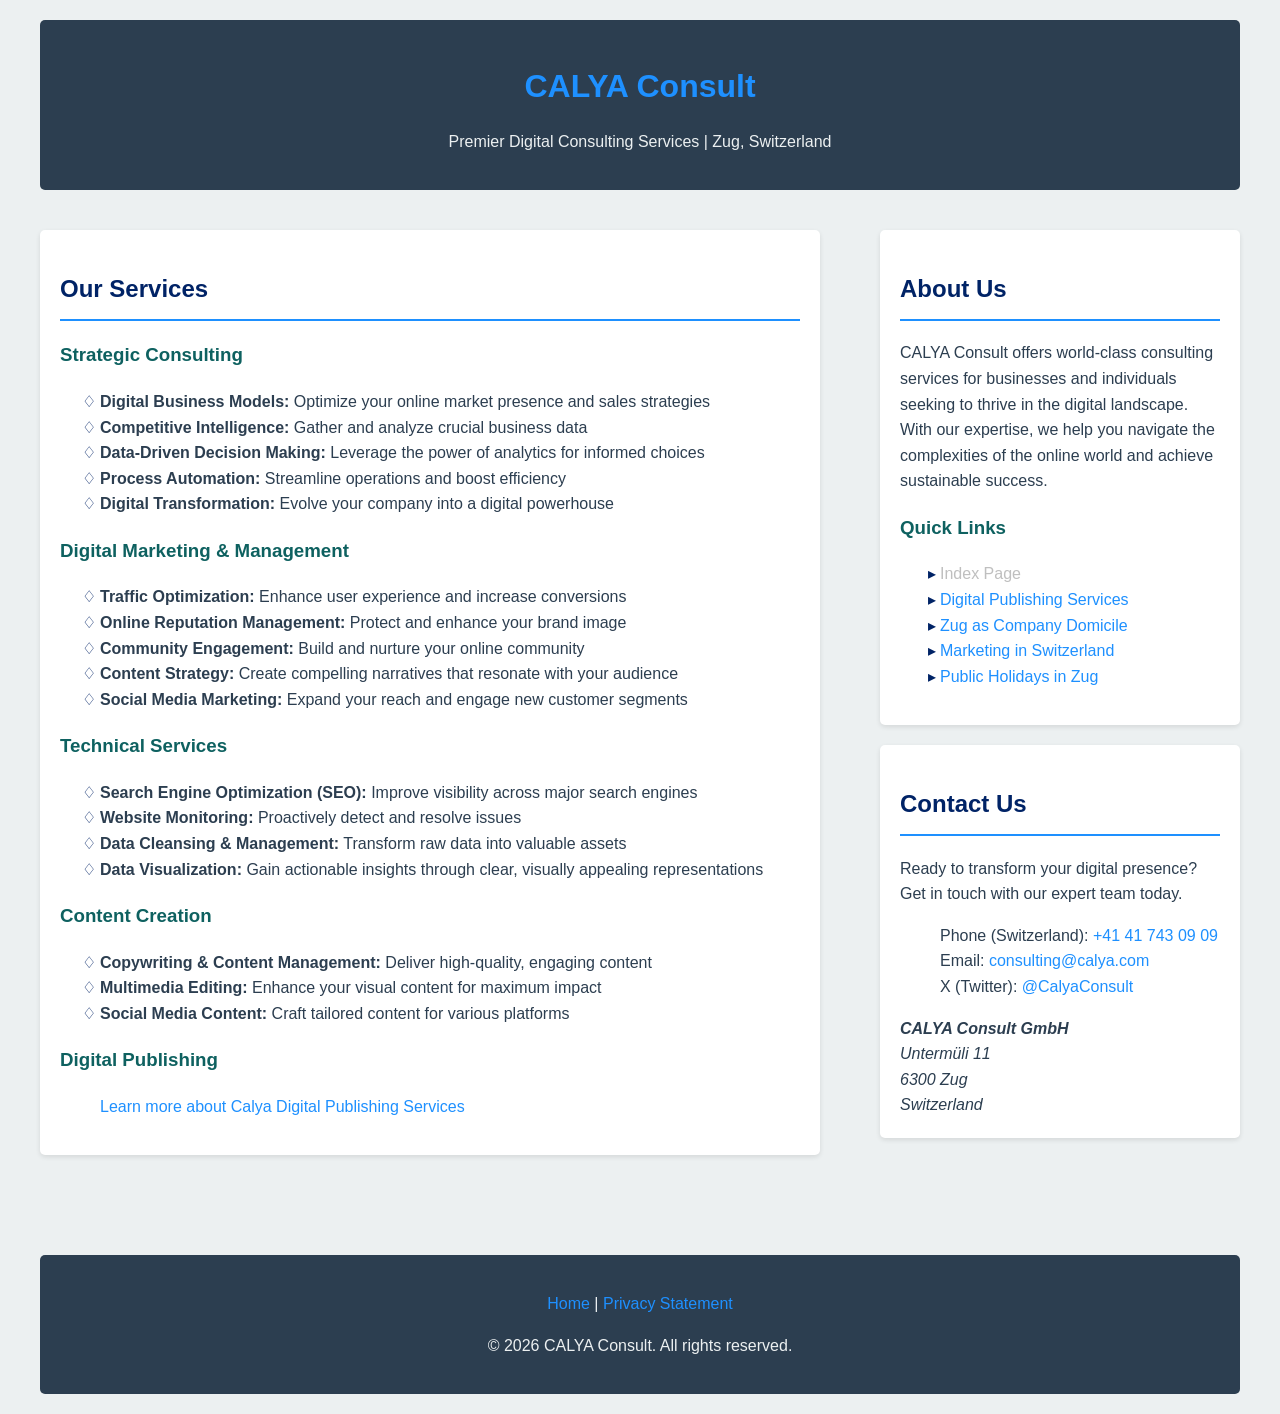
<file: index.html>
<!DOCTYPE html>
<html lang="en">
<head>
  <!-- Google tag (gtag.js) -->
  <script async src="https://www.googletagmanager.com/gtag/js?id=G-EMNEDF6YQV"></script>
  <script>
    window.dataLayer = window.dataLayer || [];
    function gtag(){dataLayer.push(arguments);}
    gtag('js', new Date());

    gtag('config', 'G-EMNEDF6YQV');
  </script>
  <meta charset="UTF-8">
  <meta name="viewport" content="width=device-width, initial-scale=1.0">
  <meta name="robots" content="noindex, nofollow, noarchive, nosnippet, noimageindex">
  <title>CALYA Consult - Digital Consulting Services in Zug, Switzerland</title>
  <meta name="description" content="CALYA Consult offers boutique consulting services including strategic consulting, digital publishing, SEO, data analytics, process automation, and digital marketing to help businesses thrive online.">
  <link rel="stylesheet" href="template-style.css">
  <style>
      #cookie-notice {
          position: fixed;
          bottom: 0;
          left: 0;
          right: 0;
          background-color: #f1f1f1;
          padding: 10px 20px;
          text-align: center;
          font-size: 14px;
          display: none;
      }
      #cookie-notice button {
          margin-left: 10px;
          padding: 5px 10px;
          background-color: #4CAF50;
          color: white;
          border: none;
          cursor: pointer;
      }
  </style>
</head>
<body>
    <header>
        <h1>CALYA Consult</h1>
        <p>Premier Digital Consulting Services | Zug, Switzerland</p>
    </header>

    <main>
        <div class="column left">
            <section id="services">
                <h2>Our Services</h2>

                <div class="service-category">
                    <h3>Strategic Consulting</h3>
                    <ul class="mlist">
                        <li><strong>Digital Business Models:</strong> Optimize your online market presence and sales strategies</li>
                        <li><strong>Competitive Intelligence:</strong> Gather and analyze crucial business data</li>
                        <li><strong>Data-Driven Decision Making:</strong> Leverage the power of analytics for informed choices</li>
                        <li><strong>Process Automation:</strong> Streamline operations and boost efficiency</li>
                        <li><strong>Digital Transformation:</strong> Evolve your company into a digital powerhouse</li>
                    </ul>
                </div>

                <div class="service-category">
                    <h3>Digital Marketing & Management</h3>
                    <ul class="mlist">
                        <li><strong>Traffic Optimization:</strong> Enhance user experience and increase conversions</li>
                        <li><strong>Online Reputation Management:</strong> Protect and enhance your brand image</li>
                        <li><strong>Community Engagement:</strong> Build and nurture your online community</li>
                        <li><strong>Content Strategy:</strong> Create compelling narratives that resonate with your audience</li>
                        <li><strong>Social Media Marketing:</strong> Expand your reach and engage new customer segments</li>
                    </ul>
                </div>

                <div class="service-category">
                    <h3>Technical Services</h3>
                    <ul class="mlist">
                        <li><strong>Search Engine Optimization (SEO):</strong> Improve visibility across major search engines</li>
                        <li><strong>Website Monitoring:</strong> Proactively detect and resolve issues</li>
                        <li><strong>Data Cleansing & Management:</strong> Transform raw data into valuable assets</li>
                        <li><strong>Data Visualization:</strong> Gain actionable insights through clear, visually appealing representations</li>
                    </ul>
                </div>

                <div class="service-category">
                    <h3>Content Creation</h3>
                    <ul class="mlist">
                        <li><strong>Copywriting & Content Management:</strong> Deliver high-quality, engaging content</li>
                        <li><strong>Multimedia Editing:</strong> Enhance your visual content for maximum impact</li>
                        <li><strong>Social Media Content:</strong> Craft tailored content for various platforms</li>
                    </ul>
                </div>
                <div class="service-category">
                    <h3>Digital Publishing</h3>
                    <ul class="xlist">
                        <li><a href="calya-dps.html">Learn more about Calya Digital Publishing Services</a></li>
                    </ul>
                </div>
            </section>
        </div>

        <div class="column right">
            <section id="about">
              <h2>About Us</h2>
              <p>CALYA Consult offers world-class consulting services for businesses and individuals seeking to thrive in the digital landscape. With our expertise, we help you navigate the complexities of the online world and achieve sustainable success.</p>
              <h3>Quick Links</h3>
              <ul class="nlist">
                <li><a href="index.html" class="disabled" aria-disabled="true">Index Page</a></li>
                <li><a href="calya-dps.html">Digital Publishing Services</a></li>
                <li><a href="company-domicile.html">Zug as Company Domicile</a></li>
                <li><a href="marketing.html">Marketing in Switzerland</a></li>
                <li><a href="holidays.html">Public Holidays in Zug</a></li>
              </ul>
            </section>
            <section id="contact">
                <h2>Contact Us</h2>
                <p>Ready to transform your digital presence? Get in touch with our expert team today.</p>
                <ul class="xlist">
                    <li>Phone (Switzerland): <a href="tel:+41417430909">+41 41 743 09 09</a></li>
                    <li>Email: <a href="mailto:consulting@calya.com">consulting@calya.com</a></li>
                    <li>X (Twitter): <a href="https://x.com/CalyaConsult">@CalyaConsult</a></li>
                </ul>
                <address>
                    <strong>CALYA Consult GmbH</strong><br>
                    Untermüli 11<br>
                    6300 Zug<br>
                    Switzerland
                </address>
            </section>
        </div>
    </main>

    <footer>
        <p><a href="index.html">Home</a> | <a href="privacy.html">Privacy Statement</a></p>
        <p>&copy; 2026 CALYA Consult. All rights reserved.</p>
    </footer>
    <!--div id="cookie-notice">
        Diese Website verwendet Cookies. Durch die Nutzung unserer Website erklären Sie sich damit einverstanden.
        Weitere Informationen finden Sie in unserer <a href="/datenschutz">Datenschutzerklärung</a>.
        <button id="accept-cookies">OK</button>
    </div-->
    <!-- Google Analytics code ->
    <script async src="https://www.googletagmanager.com/gtag/js?id=G-EMNEDF6YQV"></script>
    <script>
        window.dataLayer = window.dataLayer || [];
        function gtag(){dataLayer.push(arguments);}
        gtag('js', new Date());
        gtag('config', 'G-EMNEDF6YQV', { 'anonymize_ip': true });

        // Cookie notice handling
        function setCookie(name, value, days) {
            var expires = "";
            if (days) {
                var date = new Date();
                date.setTime(date.getTime() + (days*24*60*60*1000));
                expires = "; expires=" + date.toUTCString();
            }
            document.cookie = name + "=" + (value || "")  + expires + "; path=/";
        }

        function getCookie(name) {
            var nameEQ = name + "=";
            var ca = document.cookie.split(';');
            for(var i=0;i < ca.length;i++) {
                var c = ca[i];
                while (c.charAt(0)==' ') c = c.substring(1,c.length);
                if (c.indexOf(nameEQ) == 0) return c.substring(nameEQ.length,c.length);
            }
            return null;
        }

        function showCookieNotice() {
            document.getElementById('cookie-notice').style.display = 'block';
        }

        function hideCookieNotice() {
            document.getElementById('cookie-notice').style.display = 'none';
        }

        document.getElementById('accept-cookies').addEventListener('click', function() {
            setCookie('cookie_notice_accepted', 'true', 365);
            hideCookieNotice();
        });

        // Check if the user has already accepted the cookie notice
        if (getCookie('cookie_notice_accepted') !== 'true') {
            showCookieNotice();
        }
    </script -->
</body>
</html>
</file>
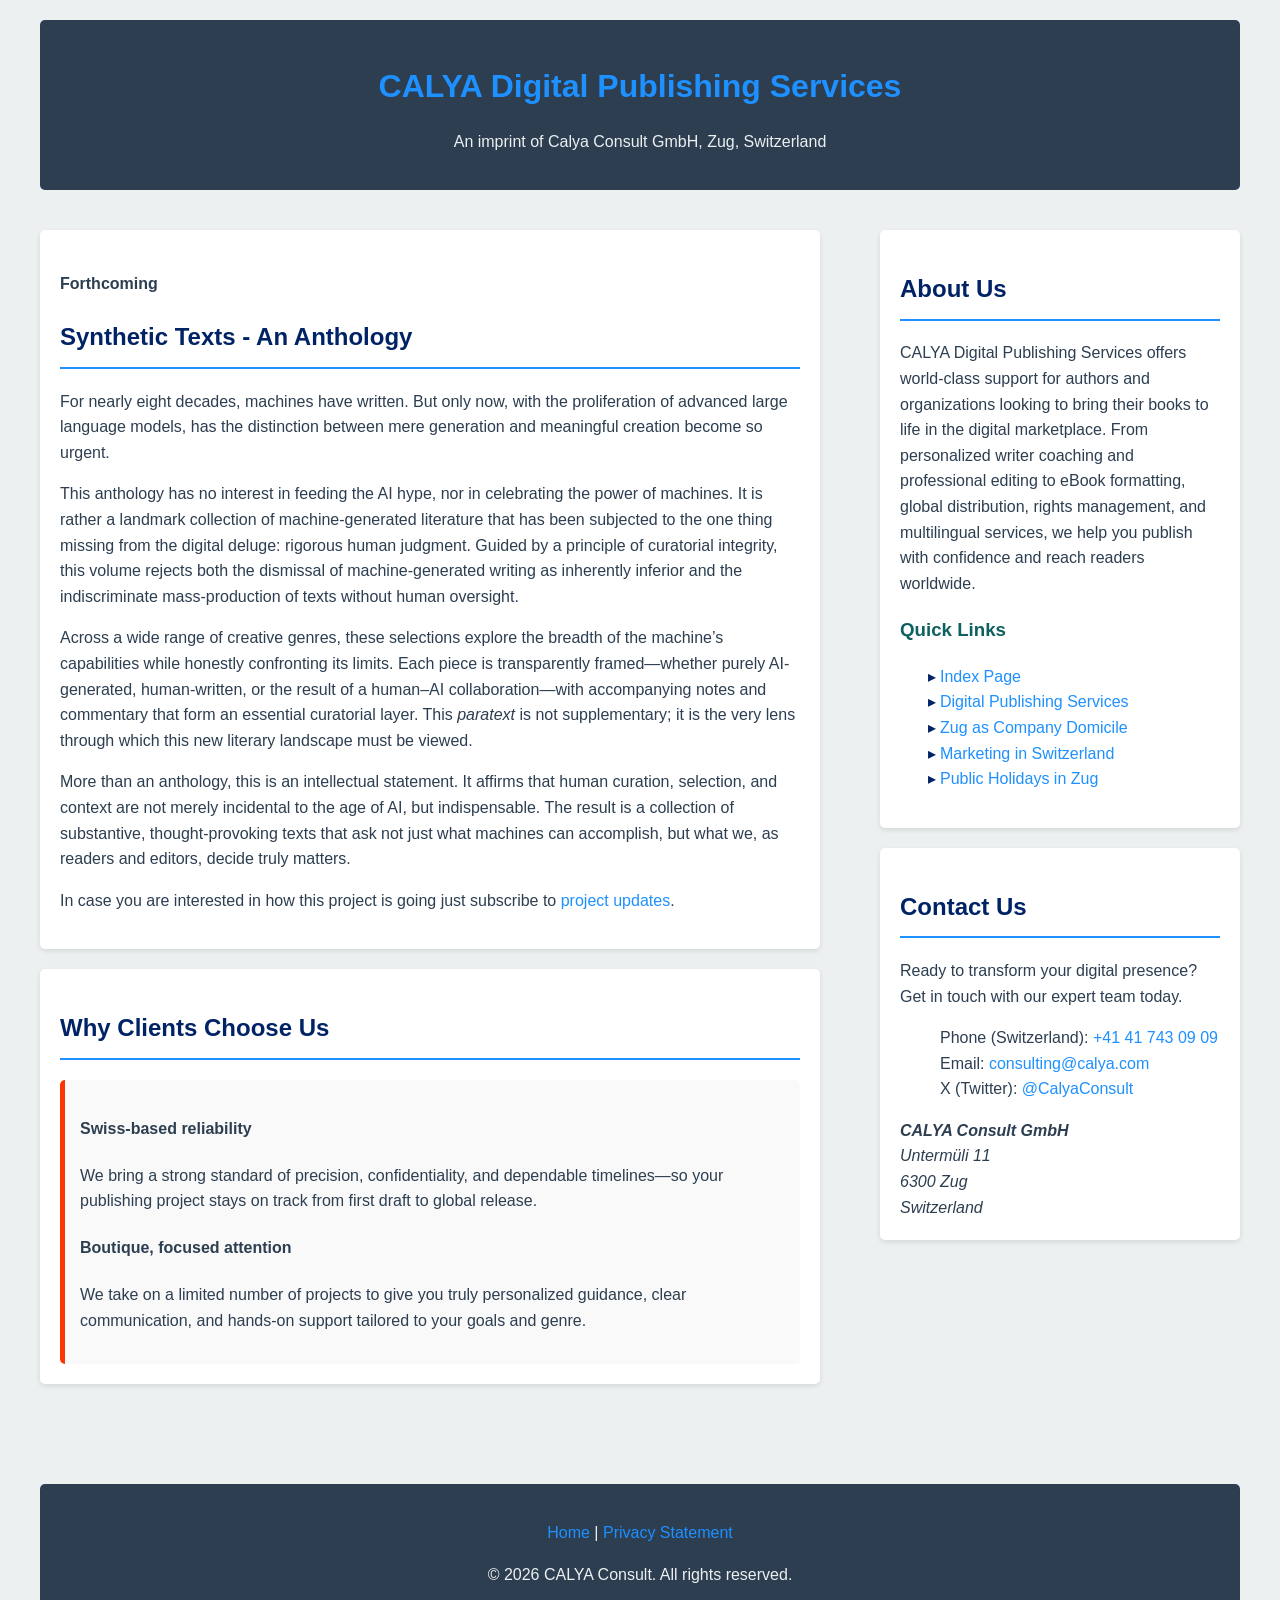
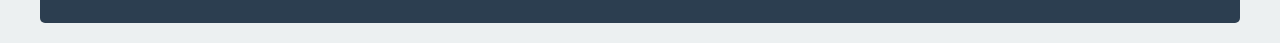
<file: calya-dps-forthcoming.html>
<!DOCTYPE html>
<html lang="en">
<head>
  <!-- Google tag (gtag.js) -->
  <script async src="https://www.googletagmanager.com/gtag/js?id=G-EMNEDF6YQV"></script>
  <script>
    window.dataLayer = window.dataLayer || [];
    function gtag(){dataLayer.push(arguments);}
    gtag('js', new Date());

    gtag('config', 'G-EMNEDF6YQV');
  </script>
    <meta charset="UTF-8">
    <meta name="viewport" content="width=device-width, initial-scale=1.0">
    <meta name="robots" content="noindex, nofollow, noarchive, nosnippet, noimageindex">
    <title>Forthcoming - CALYA Digital Publishing Services</title>
    <meta name="description" content="A new publication by CALYA Digital Publishing Services is in preparation. Learn more about the forthcoming anthology of ai-generated texts.">
    <link rel="stylesheet" href="./template-style.css">
</head>
    <style>
        #cookie-notice {
            position: fixed;
            bottom: 0;
            left: 0;
            right: 0;
            background-color: #f1f1f1;
            padding: 10px 20px;
            text-align: center;
            font-size: 14px;
            display: none;
        }
        #cookie-notice button {
            margin-left: 10px;
            padding: 5px 10px;
            background-color: #4CAF50;
            color: white;
            border: none;
            cursor: pointer;
        }
    </style>
</head>
<body>
    <header>
        <h1>CALYA Digital Publishing Services</h1>
        <p>An imprint of Calya Consult GmbH, Zug, Switzerland</p>
    </header>

    <main>
        <div class="column left">
            <section id="services">
              <h4 id="forthcoming">Forthcoming</h4>
              <h2 id="anthology-headline">Synthetic Texts - An Anthology</h2>
              <p>For nearly eight decades, machines have written. But only now, with the proliferation of advanced large language models, has the distinction between mere generation and meaningful creation become so urgent.</p>
              <p>This anthology has no interest in feeding the AI hype, nor in celebrating the power of machines. It is rather a landmark collection of machine-generated literature that has been subjected to the one thing missing from the digital deluge: rigorous human judgment. Guided by a principle of curatorial integrity, this volume rejects both the dismissal of machine-generated writing as inherently inferior and the indiscriminate mass-production of texts without human oversight.</p>
              <p>Across a wide range of creative genres, these selections explore the breadth of the machine’s capabilities while honestly confronting its limits. Each piece is transparently framed—whether purely AI-generated, human-written, or the result of a human–AI collaboration—with accompanying notes and commentary that form an essential curatorial layer. This <em>paratext</em> is not supplementary; it is the very lens through which this new literary landscape must be viewed.</p>
              <p>More than an anthology, this is an intellectual statement. It affirms that human curation, selection, and context are not merely incidental to the age of AI, but indispensable. The result is a collection of substantive, thought-provoking texts that ask not just what machines can accomplish, but what we, as readers and editors, decide truly matters.</p>
              <p style="margin-top:.75em;">In case you are interested in how this project is going just subscribe to <a href="https://forms.gle/SQ2iTJKBmAh4NCqi9">project updates</a>.</p>
            </section>

            <section id="secondary-content">
                <h2>Why Clients Choose Us</h2>
                <!--p>You can add additional sections here as needed. This could be used for related information, case studies, or any other relevant content.</p-->

                <div class="info-box">
                    <h4>Swiss-based reliability</h4>
                    <p>We bring a strong standard of precision, confidentiality, and dependable timelines—so your publishing project stays on track from first draft to global release.</p>
                    <h4>Boutique, focused attention</h4>
                    <p>We take on a limited number of projects to give you truly personalized guidance, clear communication, and hands-on support tailored to your goals and genre.</p>
                </div>
            </section>

        </div>

        <div class="column right">
            <section id="about">
              <h2>About Us</h2>
              <p>CALYA Digital Publishing Services offers world-class support for authors and organizations looking to bring their books to life in the digital marketplace. From personalized writer coaching and professional editing to eBook formatting, global distribution, rights management, and multilingual services, we help you publish with confidence and reach readers worldwide.</p>
              <h3>Quick Links</h3>
              <ul class="nlist">
                <li><a href="index.html">Index Page</a></li>
                <li><a href="calya-dps.html">Digital Publishing Services</a></li>
                <li><a href="company-domicile.html">Zug as Company Domicile</a></li>
                <li><a href="marketing.html">Marketing in Switzerland</a></li>
                <li><a href="holidays.html">Public Holidays in Zug</a></li>
              </ul>
            </section>
            <section id="contact">
                <h2>Contact Us</h2>
                <p>Ready to transform your digital presence? Get in touch with our expert team today.</p>
                <ul class="xlist">
                    <li>Phone (Switzerland): <a href="tel:+4141127430909">+41 41 743 09 09</a></li>
                    <li>Email: <a href="mailto:consulting@calya.com">consulting@calya.com</a></li>
                    <li>X (Twitter): <a href="https://x.com/CalyaConsult">@CalyaConsult</a></li>
                </ul>
                <address>
                    <strong>CALYA Consult GmbH</strong><br>
                    Untermüli 11<br>
                    6300 Zug<br>
                    Switzerland
                </address>
            </section>
        </div>
    </main>
    <footer>
        <p><a href="index.html">Home</a> | <a href="privacy.html">Privacy Statement</a></p>
        <p>&copy; 2026 CALYA Consult. All rights reserved.</p>
    </footer>
</body>
</html>
</file>
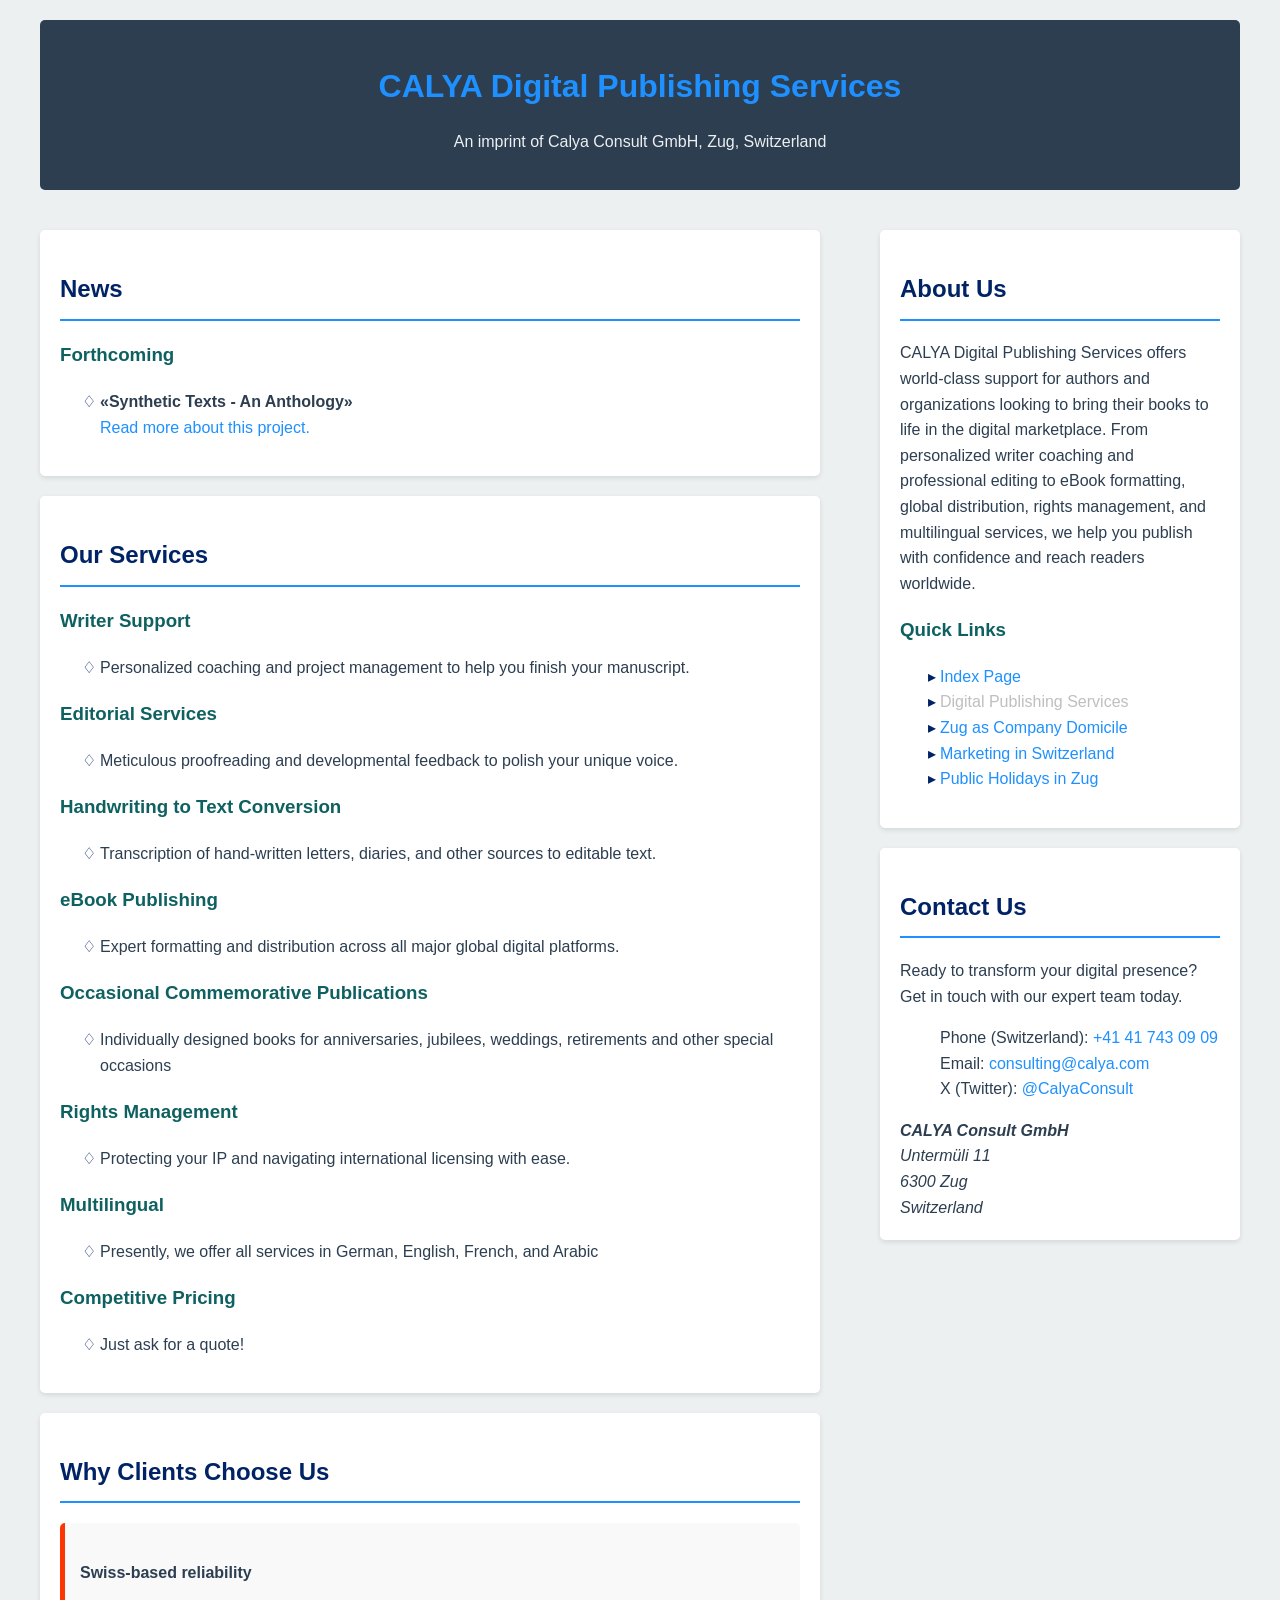
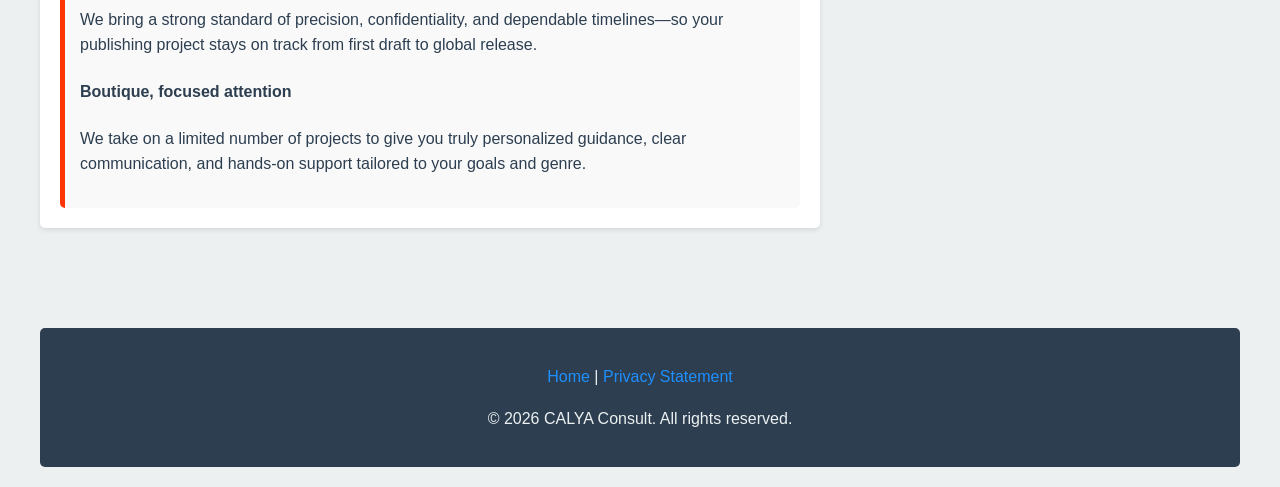
<file: calya-dps.html>
<!DOCTYPE html>
<html lang="en">
<head>
  <!-- Google tag (gtag.js) -->
  <script async src="https://www.googletagmanager.com/gtag/js?id=G-EMNEDF6YQV"></script>
  <script>
    window.dataLayer = window.dataLayer || [];
    function gtag(){dataLayer.push(arguments);}
    gtag('js', new Date());

    gtag('config', 'G-EMNEDF6YQV');
  </script>
    <meta charset="UTF-8">
    <meta name="viewport" content="width=device-width, initial-scale=1.0">
    <meta name="robots" content="noindex, nofollow, noarchive, nosnippet, noimageindex">
    <title>CALYA Digital Publishing Services</title>
    <meta name="description" content="CALYA Digital Publishing Services provides world-class author support including coaching, editing, eBook formatting, global distribution, rights management, and multilingual services to help you reach readers worldwide.">
    <link rel="stylesheet" href="template-style.css">
</head>
    <style>
        #cookie-notice {
            position: fixed;
            bottom: 0;
            left: 0;
            right: 0;
            background-color: #f1f1f1;
            padding: 10px 20px;
            text-align: center;
            font-size: 14px;
            display: none;
        }
        #cookie-notice button {
            margin-left: 10px;
            padding: 5px 10px;
            background-color: #4CAF50;
            color: white;
            border: none;
            cursor: pointer;
        }
    </style>
</head>
<body>
    <header>
        <h1>CALYA Digital Publishing Services</h1>
        <p>An imprint of Calya Consult GmbH, Zug, Switzerland</p>
    </header>

    <main>
        <div class="column left">
            <section id="news">
                <h2>News</h2>

                <div class="service-card">
                    <h3>Forthcoming</h3>
                    <ul class="mlist">
                      <li><strong>&laquo;Synthetic Texts - An Anthology&raquo;</strong><br><a href="calya-dps-forthcoming.html">Read more about this project.</a></li>
                    </ul>
                </div>
            </section>

            <section id="services">
                <h2>Our Services</h2>

                <div class="service-card">
                    <h3>Writer Support</h3>
                    <ul class="mlist">
                      <li>Personalized coaching and project management to help you finish your manuscript.</li>
                    </ul>
                </div>

                <div class="service-category">
                    <h3>Editorial Services</h3>
                    <ul class="mlist">
                      <li>Meticulous proofreading and developmental feedback to polish your unique voice.</li>
                    </ul>
                </div>

                <div class="service-category">
                    <h3>Handwriting to Text Conversion</h3>
                    <ul class="mlist">
                      <li>Transcription of hand-written letters, diaries, and other sources to editable text.</li>
                    </ul>
                </div>

                <div class="service-category">
                    <h3>eBook Publishing</h3>
                    <ul class="mlist">
                      <li>Expert formatting and distribution across all major global digital platforms.</li>
                    </ul>
                </div>

                <div class="service-category">
                    <h3>Occasional Commemorative Publications</h3>
                    <ul class="mlist">
                      <li>Individually designed books for anniversaries, jubilees, weddings, retirements and other special occasions</li>
                    </ul>
                </div>

                <div class="service-category">
                    <h3>Rights Management</h3>
                    <ul class="mlist">
                      <li>Protecting your IP and navigating international licensing with ease.</li>
                    </ul>
                </div>

                <div class="service-category">
                    <h3>Multilingual</h3>
                    <ul class="mlist">
                      <li>Presently, we offer all services in German, English, French, and Arabic</li>
                    </ul>
                </div>

                <div class="service-category">
                    <h3>Competitive Pricing</h3>
                    <ul class="mlist">
                      <li>Just ask for a quote!</li>
                    </ul>
                </div>
            </section>

            <section id="secondary-content">
                <h2>Why Clients Choose Us</h2>
                <!--p>You can add additional sections here as needed. This could be used for related information, case studies, or any other relevant content.</p-->

                <div class="info-box">
                    <h4>Swiss-based reliability</h4>
                    <p>We bring a strong standard of precision, confidentiality, and dependable timelines—so your publishing project stays on track from first draft to global release.</p>
                    <h4>Boutique, focused attention</h4>
                    <p>We take on a limited number of projects to give you truly personalized guidance, clear communication, and hands-on support tailored to your goals and genre.</p>
                </div>
            </section>

        </div>

        <div class="column right">
            <section id="about">
              <h2>About Us</h2>
              <p>CALYA Digital Publishing Services offers world-class support for authors and organizations looking to bring their books to life in the digital marketplace. From personalized writer coaching and professional editing to eBook formatting, global distribution, rights management, and multilingual services, we help you publish with confidence and reach readers worldwide.</p>
              <h3>Quick Links</h3>
              <ul class="nlist">
                <li><a href="index.html">Index Page</a></li>
                <li><a href="calya-dps.html" class="disabled" aria-disabled="true">Digital Publishing Services</a></li>
                <li><a href="company-domicile.html">Zug as Company Domicile</a></li>
                <li><a href="marketing.html">Marketing in Switzerland</a></li>
                <li><a href="holidays.html">Public Holidays in Zug</a></li>
              </ul>
            </section>
            <section id="contact">
                <h2>Contact Us</h2>
                <p>Ready to transform your digital presence? Get in touch with our expert team today.</p>
                <ul class="xlist">
                    <li>Phone (Switzerland): <a href="tel:+4141127430909">+41 41 743 09 09</a></li>
                    <li>Email: <a href="mailto:consulting@calya.com">consulting@calya.com</a></li>
                    <li>X (Twitter): <a href="https://x.com/CalyaConsult">@CalyaConsult</a></li>
                </ul>
                <address>
                    <strong>CALYA Consult GmbH</strong><br>
                    Untermüli 11<br>
                    6300 Zug<br>
                    Switzerland
                </address>
            </section>
        </div>
    </main>
    <footer>
        <p><a href="index.html">Home</a> | <a href="privacy.html">Privacy Statement</a></p>
        <p>&copy; 2026 CALYA Consult. All rights reserved.</p>
    </footer>
</body>
</html>
</file>
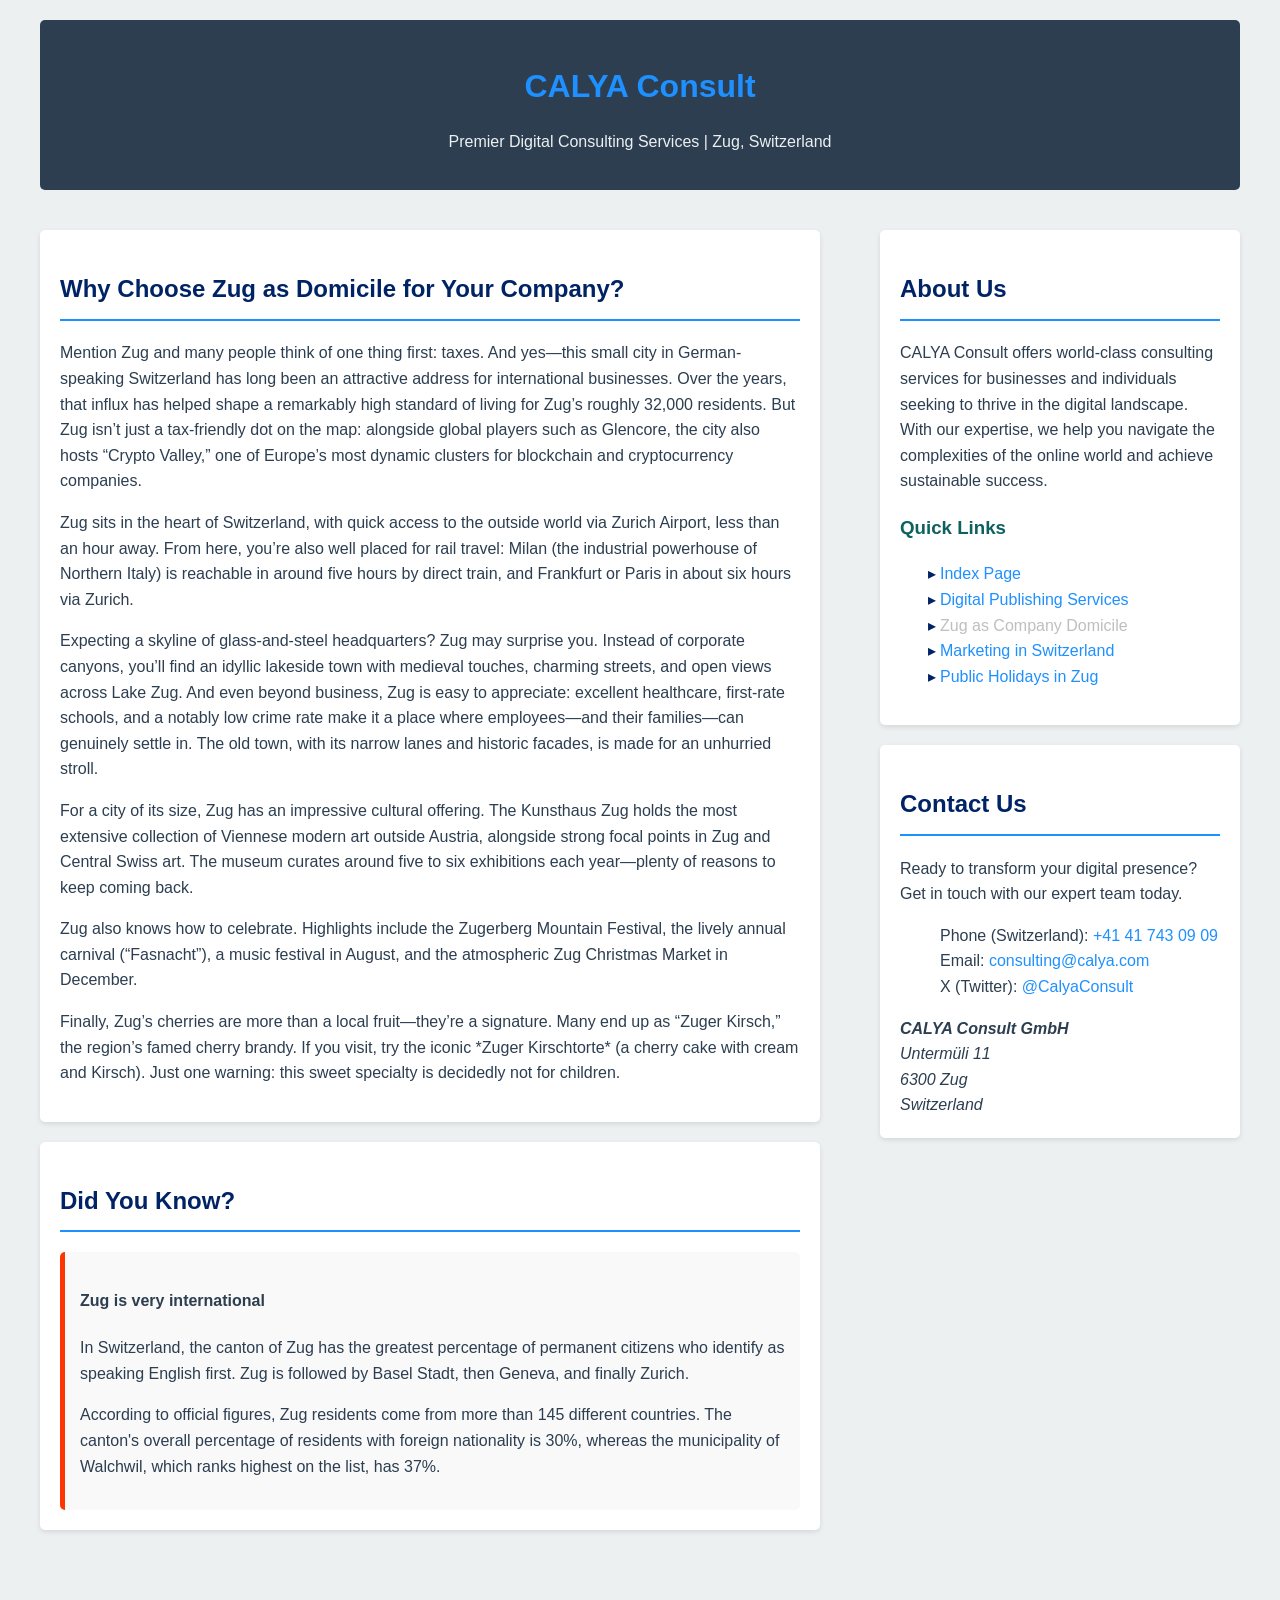
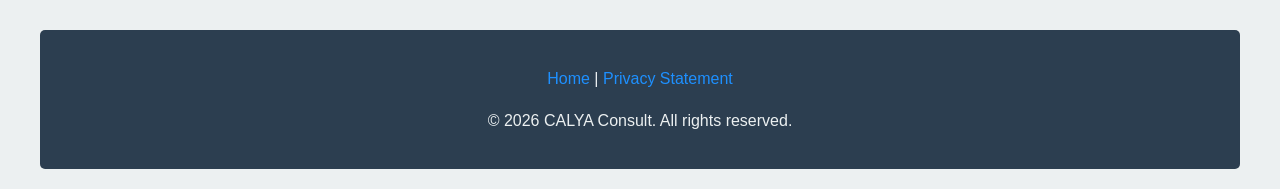
<file: company-domicile.html>
<!DOCTYPE html>
<html lang="en">
<head>
  <!-- Google tag (gtag.js) -->
  <script async src="https://www.googletagmanager.com/gtag/js?id=G-EMNEDF6YQV"></script>
  <script>
    window.dataLayer = window.dataLayer || [];
    function gtag(){dataLayer.push(arguments);}
    gtag('js', new Date());

    gtag('config', 'G-EMNEDF6YQV');
  </script>
    <meta charset="UTF-8">
    <meta name="viewport" content="width=device-width, initial-scale=1.0">
    <meta name="robots" content="noindex, nofollow, noarchive, nosnippet, noimageindex">
    <title>Company Domicile Zug, Switzerland - CALYA Consult</title>
    <meta name="description" content="Maximize your business potential in Zug, Switzerland. Learn how competitive tax rates, strategic location, and efficient regulation make it the ideal place to incorporate.">
    <link rel="stylesheet" href="template-style.css">
</head>
<body>
    <header>
        <h1>CALYA Consult</h1>
        <p>Premier Digital Consulting Services | Zug, Switzerland</p>
    </header>

    <main>
        <div class="column left">
            <section id="main-content">
                <h2>Why Choose Zug as Domicile for Your Company?</h2>
                <p>Mention Zug and many people think of one thing first: taxes. And yes—this small city in German-speaking Switzerland has long been an attractive address for international businesses. Over the years, that influx has helped shape a remarkably high standard of living for Zug’s roughly 32,000 residents. But Zug isn’t just a tax-friendly dot on the map: alongside global players such as Glencore, the city also hosts “Crypto Valley,” one of Europe’s most dynamic clusters for blockchain and cryptocurrency companies.</p>
                <p>Zug sits in the heart of Switzerland, with quick access to the outside world via Zurich Airport, less than an hour away. From here, you’re also well placed for rail travel: Milan (the industrial powerhouse of Northern Italy) is reachable in around five hours by direct train, and Frankfurt or Paris in about six hours via Zurich.</p>
                <p>Expecting a skyline of glass-and-steel headquarters? Zug may surprise you. Instead of corporate canyons, you’ll find an idyllic lakeside town with medieval touches, charming streets, and open views across Lake Zug. And even beyond business, Zug is easy to appreciate: excellent healthcare, first-rate schools, and a notably low crime rate make it a place where employees—and their families—can genuinely settle in. The old town, with its narrow lanes and historic facades, is made for an unhurried stroll.</p>
                <p>For a city of its size, Zug has an impressive cultural offering. The Kunsthaus Zug holds the most extensive collection of Viennese modern art outside Austria, alongside strong focal points in Zug and Central Swiss art. The museum curates around five to six exhibitions each year—plenty of reasons to keep coming back.</p>
                <p>Zug also knows how to celebrate. Highlights include the Zugerberg Mountain Festival, the lively annual carnival (“Fasnacht”), a music festival in August, and the atmospheric Zug Christmas Market in December.</p>
                <p>Finally, Zug’s cherries are more than a local fruit—they’re a signature. Many end up as “Zuger Kirsch,” the region’s famed cherry brandy. If you visit, try the iconic *Zuger Kirschtorte* (a cherry cake with cream and Kirsch). Just one warning: this sweet specialty is decidedly not for children.</p>
            </section>

            <section id="secondary-content">
                <h2>Did You Know?</h2>
                <!--p>You can add additional sections here as needed. This could be used for related information, case studies, or any other relevant content.</p-->

                <div class="info-box">
                    <h4>Zug is very international</h4>
                    <p>In Switzerland, the canton of Zug has the greatest percentage of permanent citizens who identify as speaking English first. Zug is followed by Basel Stadt, then Geneva, and finally Zurich.</p>
                    <p>According to official figures, Zug residents come from more than 145 different countries. The canton's overall percentage of residents with foreign nationality is 30%, whereas the municipality of Walchwil, which ranks highest on the list, has 37%.</p>
                </div>
            </section>
        </div>

        <div class="column right">
            <section id="about">
              <h2>About Us</h2>
              <p>CALYA Consult offers world-class consulting services for businesses and individuals seeking to thrive in the digital landscape. With our expertise, we help you navigate the complexities of the online world and achieve sustainable success.</p>
              <h3>Quick Links</h3>
              <ul class="nlist">
                <li><a href="index.html">Index Page</a></li>
                <li><a href="calya-dps.html">Digital Publishing Services</a></li>
                <li><a href="company-domicile.html" class="disabled" aria-disabled="true">Zug as Company Domicile</a></li>
                <li><a href="marketing.html">Marketing in Switzerland</a></li>
                <li><a href="holidays.html">Public Holidays in Zug</a></li>
              </ul>
            </section>
            <section id="contact">
                <h2>Contact Us</h2>
                <p>Ready to transform your digital presence? Get in touch with our expert team today.</p>
                <ul class="xlist">
                    <li>Phone (Switzerland): <a href="tel:+41417430909">+41 41 743 09 09</a></li>
                    <li>Email: <a href="mailto:consulting@calya.com">consulting@calya.com</a></li>
                    <li>X (Twitter): <a href="https://x.com/CalyaConsult">@CalyaConsult</a></li>
                </ul>
                <address>
                    <strong>CALYA Consult GmbH</strong><br>
                    Untermüli 11<br>
                    6300 Zug<br>
                    Switzerland
                </address>
            </section>
        </div>
    </main>

    <footer>
        <p><a href="index.html">Home</a> | <a href="privacy.html">Privacy Statement</a></p>
        <p>&copy; 2026 CALYA Consult. All rights reserved.</p>
    </footer>
</body>
</html>
</file>
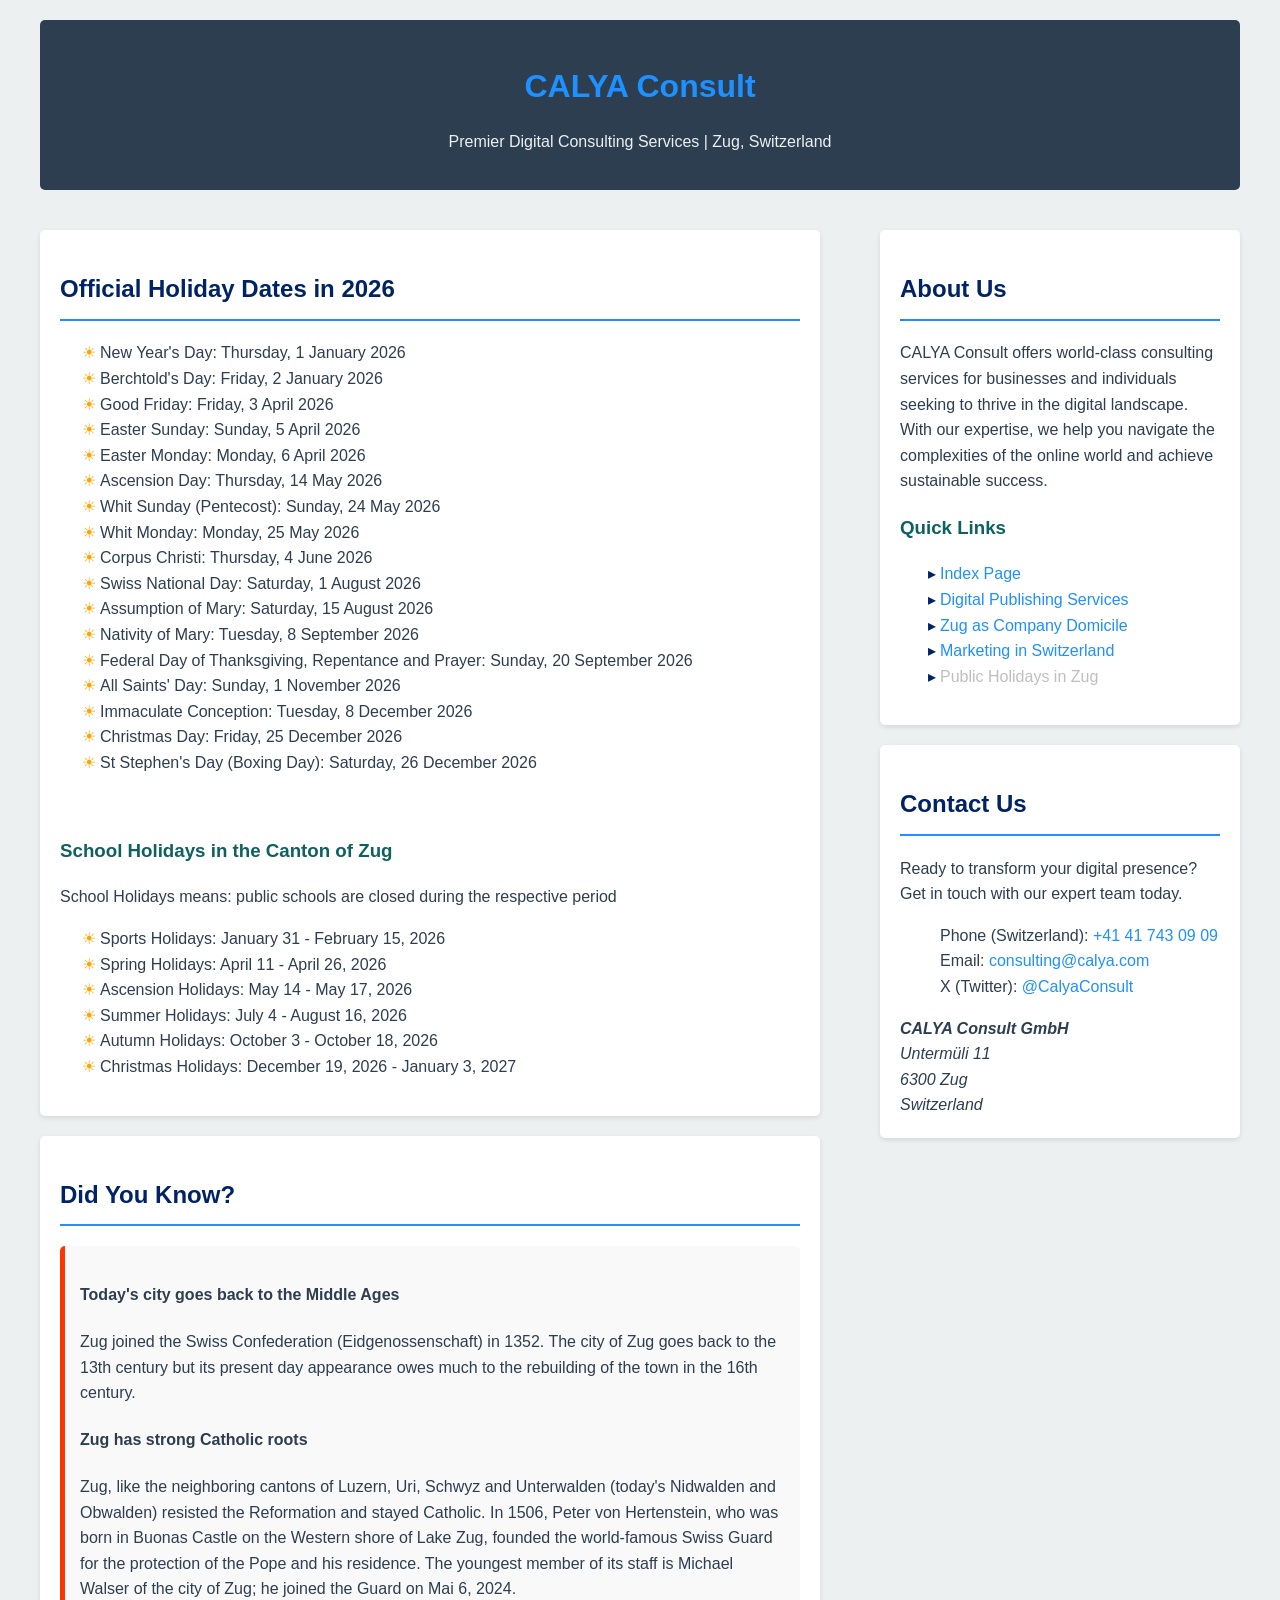
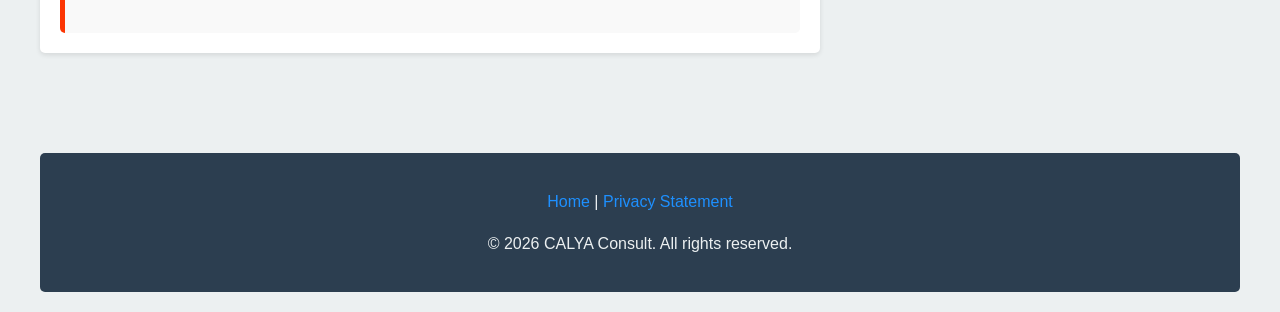
<file: holidays.html>
<!DOCTYPE html>
<html lang="en">
<head>
  <!-- Google tag (gtag.js) -->
  <script async src="https://www.googletagmanager.com/gtag/js?id=G-EMNEDF6YQV"></script>
  <script>
    window.dataLayer = window.dataLayer || [];
    function gtag(){dataLayer.push(arguments);}
    gtag('js', new Date());

    gtag('config', 'G-EMNEDF6YQV');
  </script>
    <meta charset="UTF-8">
    <meta name="viewport" content="width=device-width, initial-scale=1.0">
    <meta name="robots" content="noindex, nofollow, noarchive, nosnippet, noimageindex">
    <title>Festivals and Public Holidays in Zug, Switzerland, for the year 2026</title>
    <meta name="description" content="Find the complete list of public holidays and school holidays in Canton Zug. View the 2026 calendar to plan your vacations and days off effectively.">
    <link rel="stylesheet" href="template-style.css">
    <style>
       ul.holidays > li::marker {
       color: orange;
       }
       ul.holidays > li { list-style-type: "☀ "; }
    </style>
</head>
<body>
    <header>
        <h1>CALYA Consult</h1>
        <p>Premier Digital Consulting Services | Zug, Switzerland</p>
    </header>

    <main>
        <div class="column left">
            <section id="main-content">
                <div>
                  <h2>Official Holiday Dates in 2026</h2>
                </div>
                <div id="holiday-container">
                          <div class="h-list" id="public-holidays">
                            <ul class="holidays">
                              <li><span class="sunday"></span><span class="item-name">New Year's Day:</span> <time class="begin" datetime="2026-01-01">Thursday, 1 January 2026</time></li>
                              <li><span class="sunday"></span><span class="item-name">Berchtold's Day:</span> <time class="begin" datetime="2026-01-02">Friday, 2 January 2026</time></li>
                              <li><span class="sunday"></span><span class="item-name">Good Friday:</span> <time class="begin" datetime="2026-04-03">Friday, 3 April 2026</time></li>
                              <li><span class="sunday"></span><span class="item-name">Easter Sunday:</span> <time class="begin" datetime="2026-04-05">Sunday, 5 April 2026</time></li>
                              <li><span class="sunday"></span><span class="item-name">Easter Monday:</span> <time class="begin" datetime="2026-04-06">Monday, 6 April 2026</time></li>
                              <li><span class="sunday"></span><span class="item-name">Ascension Day:</span> <time class="begin" datetime="2026-05-14">Thursday, 14 May 2026</time></li>
                              <li><span class="sunday"></span><span class="item-name">Whit Sunday (Pentecost):</span> <time class="begin" datetime="2026-05-24">Sunday, 24 May 2026</time></li>
                              <li><span class="sunday"></span><span class="item-name">Whit Monday:</span> <time class="begin" datetime="2026-05-25">Monday, 25 May 2026</time></li>
                              <li><span class="sunday"></span><span class="item-name">Corpus Christi:</span> <time class="begin" datetime="2026-06-04">Thursday, 4 June 2026</time></li>
                              <li><span class="sunday"></span><span class="item-name">Swiss National Day:</span> <time class="begin" datetime="2026-08-01">Saturday, 1 August 2026</time></li>
                              <li><span class="sunday"></span><span class="item-name">Assumption of Mary:</span> <time class="begin" datetime="2026-08-15">Saturday, 15 August 2026</time></li>
                              <li><span class="sunday"></span><span class="item-name">Nativity of Mary:</span> <time class="begin" datetime="2026-09-08">Tuesday, 8 September 2026</time></li>
                              <li><span class="sunday"></span><span class="item-name">Federal Day of Thanksgiving, Repentance and Prayer:</span> <time class="begin" datetime="2026-09-20">Sunday, 20 September 2026</time></li>
                              <li><span class="sunday"></span><span class="item-name">All Saints' Day:</span> <time class="begin" datetime="2026-11-01">Sunday, 1 November 2026</time></li>
                              <li><span class="sunday"></span><span class="item-name">Immaculate Conception:</span> <time class="begin" datetime="2026-12-08">Tuesday, 8 December 2026</time></li>
                              <li><span class="sunday"></span><span class="item-name">Christmas Day:</span> <time class="begin" datetime="2026-12-25">Friday, 25 December 2026</time></li>
                              <li><span class="sunday"></span><span class="item-name">St Stephen's Day (Boxing Day):</span> <time class="begin" datetime="2026-12-26">Saturday, 26 December 2026</time></li>
                            </ul>
                          </div>
                          <p>&nbsp;</p>
                          <h3>School Holidays in the Canton of Zug</h3>
                          <p>School Holidays means: public schools are closed during the respective period</p>
                          <div class="h-list" id="school-holidays">
                            <ul class="holidays">
                              <li><span class="sunday"></span><span class="item-name">Sports Holidays:</span> <time class="begin" datetime="2026-01-31">January 31</time> &dash; <time class="end" datetime="2026-02-15">February 15, 2026</time></li>
                              <li><span class="sunday"></span><span class="item-name">Spring Holidays:</span> <time class="begin" datetime="2026-04-11">April 11</time> &dash; <time class="end" datetime="2026-04-26">April 26, 2026</time></li>
                              <li><span class="sunday"></span><span class="item-name">Ascension Holidays:</span> <time class="begin" datetime="2026-05-14">May 14</time> &dash; <time class="end" datetime="2026-05-17">May 17, 2026</time></li>
                              <li><span class="sunday"></span><span class="item-name">Summer Holidays:</span> <time class="begin" datetime="2026-07-04">July 4</time> &dash; <time class="end" datetime="2026-08-16">August 16, 2026</time></li>
                              <li><span class="sunday"></span><span class="item-name">Autumn Holidays:</span> <time class="begin" datetime="2026-10-03">October 3</time> &dash; <time class="end" datetime="2026-10-18">October 18, 2026</time></li>
                              <li><span class="sunday"></span><span class="item-name">Christmas Holidays:</span> <time class="begin" datetime="2026-12-19">December 19, 2026</time> &dash; <time class="end" datetime="2027-01-03">January 3, 2027</time></li>
                            </ul>
                          </div>
                </div>
            </section>

            <section id="secondary-content">
                <h2>Did You Know?</h2>
                <!--p>You can add additional sections here as needed. This could be used for related information, case studies, or any other relevant content.</p-->

                <div class="info-box">
                    <h4>Today's city goes back to the Middle Ages</h4>
                    <p>Zug joined the Swiss Confederation (Eidgenossenschaft) in 1352. The city of Zug goes back to the 13th century but its present day appearance owes much to the rebuilding of the town in the 16th century.</p>
                    <h4>Zug has strong Catholic roots</h4>
                    <p>Zug, like the neighboring cantons of Luzern, Uri, Schwyz and Unterwalden (today's Nidwalden and Obwalden) resisted the Reformation and stayed Catholic. In 1506, Peter von Hertenstein, who was born in Buonas Castle on the Western shore of Lake Zug, founded the world-famous Swiss Guard for the protection of the Pope and his residence. The youngest member of its staff is Michael Walser of the city of Zug; he joined the Guard on Mai 6, 2024.</p>
                </div>
            </section>
        </div>

        <div class="column right">
            <section id="about">
              <h2>About Us</h2>
              <p>CALYA Consult offers world-class consulting services for businesses and individuals seeking to thrive in the digital landscape. With our expertise, we help you navigate the complexities of the online world and achieve sustainable success.</p>
              <h3>Quick Links</h3>
              <ul class="nlist">
                <li><a href="index.html">Index Page</a></li>
                <li><a href="calya-dps.html">Digital Publishing Services</a></li>
                <li><a href="company-domicile.html">Zug as Company Domicile</a></li>
                <li><a href="marketing.html">Marketing in Switzerland</a></li>
                <li><a href="holidays.html" class="disabled" aria-disabled="true">Public Holidays in Zug</a></li>
              </ul>
            </section>
            <section id="contact">
                <h2>Contact Us</h2>
                <p>Ready to transform your digital presence? Get in touch with our expert team today.</p>
                <ul class="xlist">
                    <li>Phone (Switzerland): <a href="tel:+41417430909">+41 41 743 09 09</a></li>
                    <li>Email: <a href="mailto:consulting@calya.com">consulting@calya.com</a></li>
                    <li>X (Twitter): <a href="https://x.com/CalyaConsult">@CalyaConsult</a></li>
                </ul>
                <address>
                    <strong>CALYA Consult GmbH</strong><br>
                    Untermüli 11<br>
                    6300 Zug<br>
                    Switzerland
                </address>
            </section>
        </div>
    </main>

    <footer>
        <p><a href="index.html">Home</a> | <a href="privacy.html">Privacy Statement</a></p>
        <p>&copy; 2026 CALYA Consult. All rights reserved.</p>
    </footer>
</body>
</html>
</file>
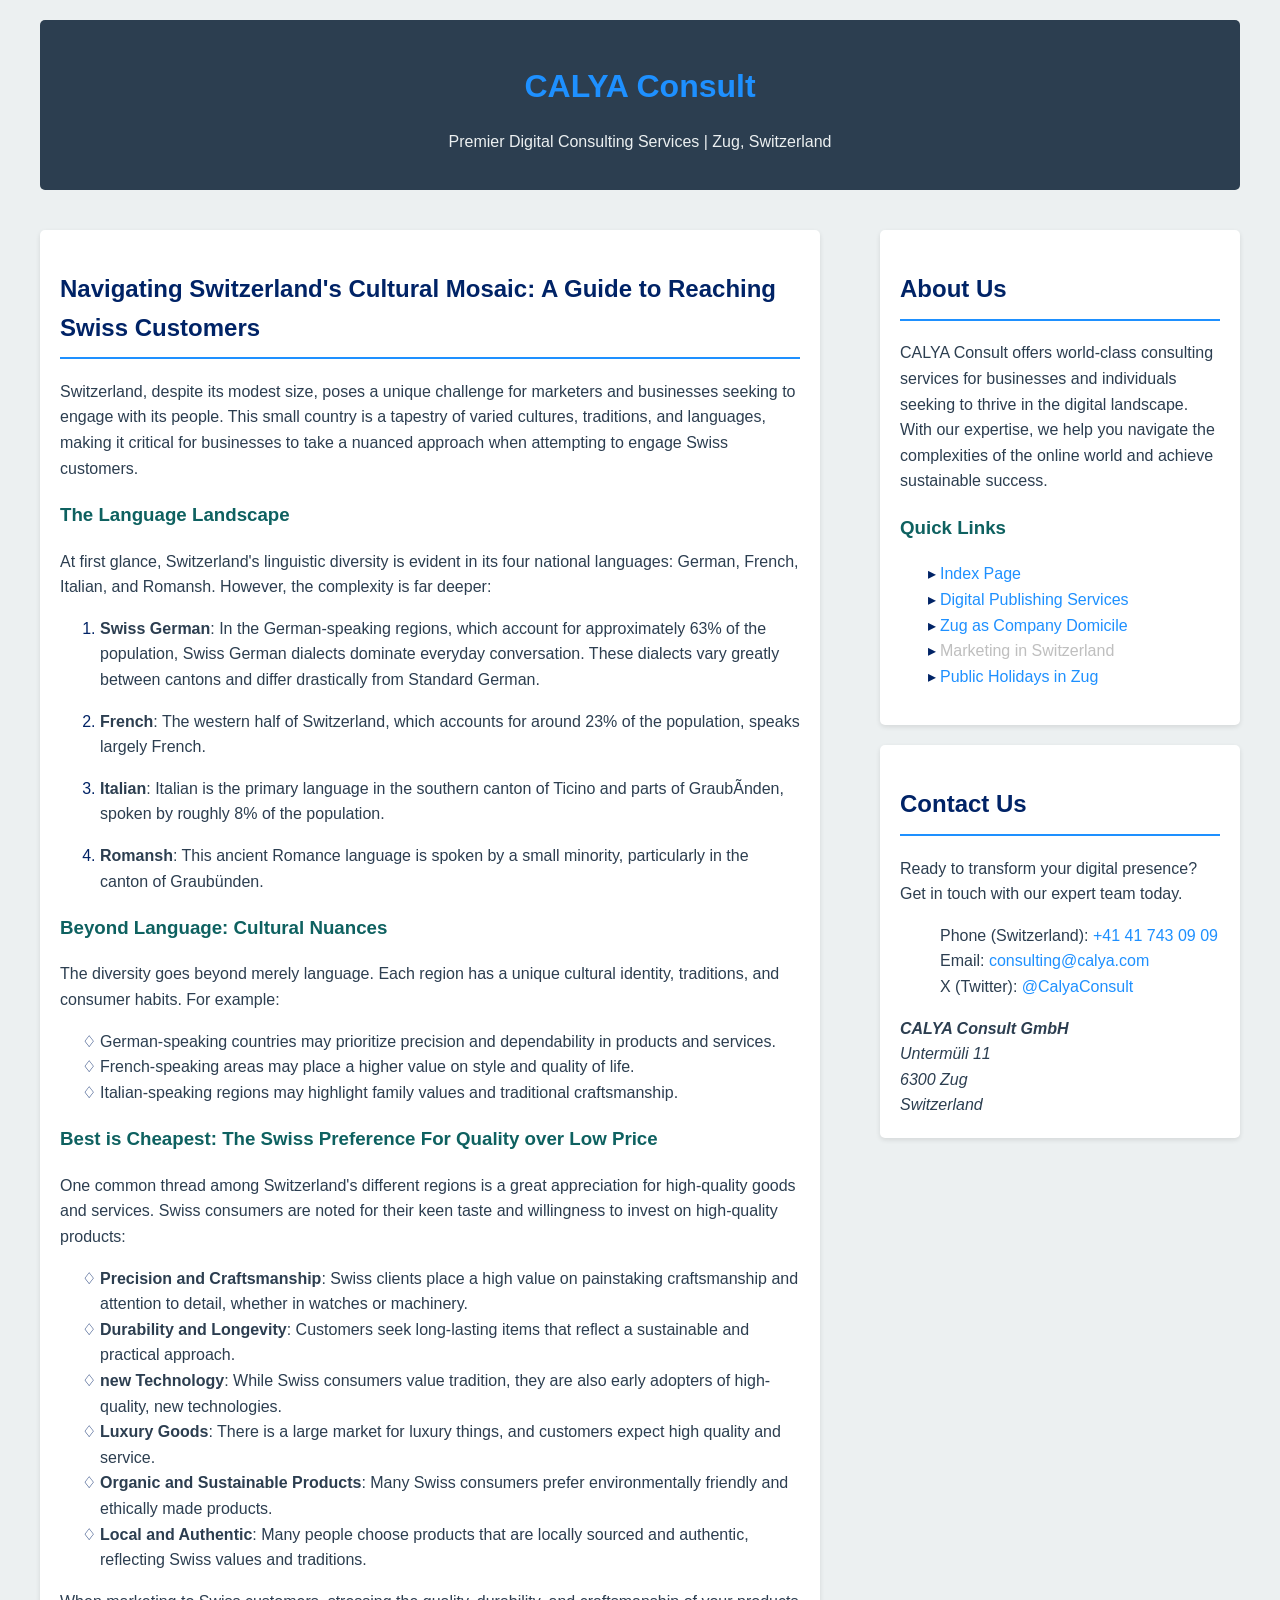
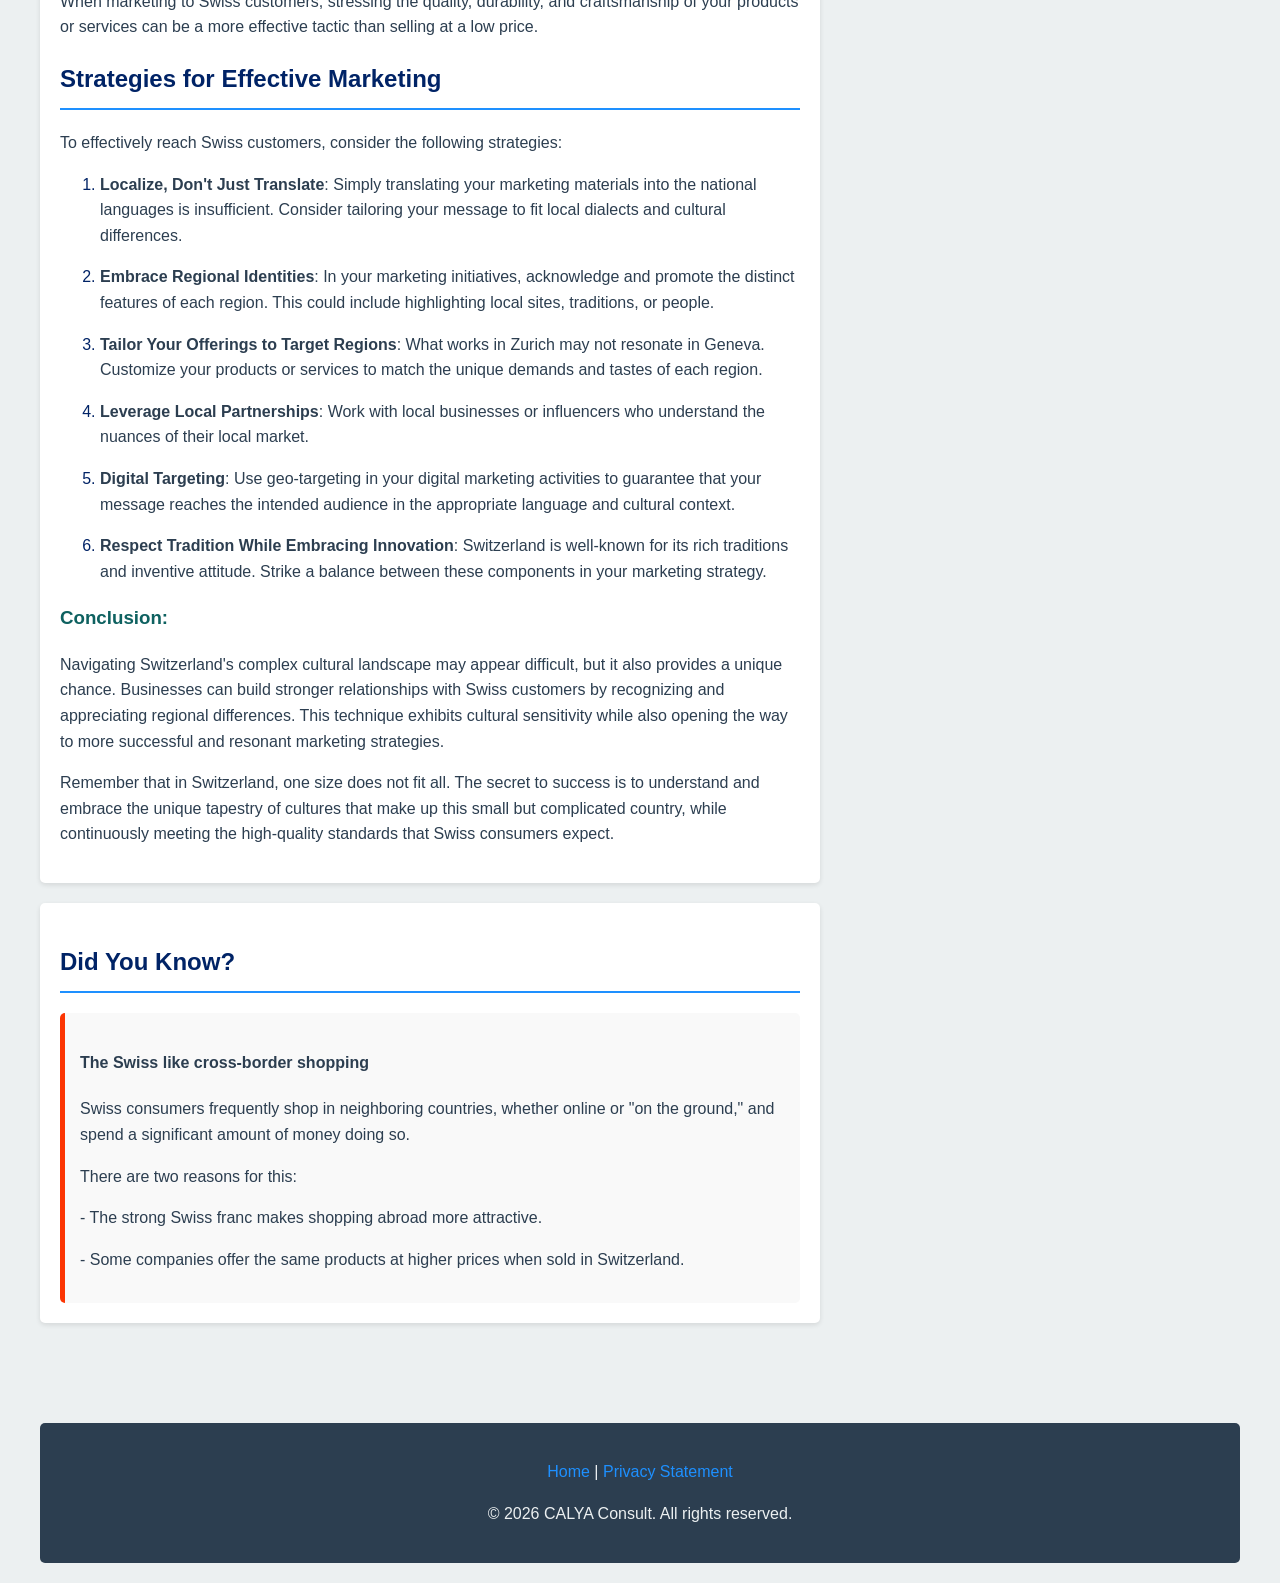
<file: marketing.html>
<!DOCTYPE html>
<html lang="en">
<head>
  <!-- Google tag (gtag.js) -->
  <script async src="https://www.googletagmanager.com/gtag/js?id=G-EMNEDF6YQV"></script>
  <script>
    window.dataLayer = window.dataLayer || [];
    function gtag(){dataLayer.push(arguments);}
    gtag('js', new Date());

    gtag('config', 'G-EMNEDF6YQV');
  </script>
    <meta charset="UTF-8">
    <meta name="viewport" content="width=device-width, initial-scale=1.0">
    <meta name="robots" content="noindex, nofollow, noarchive, nosnippet, noimageindex">
    <title>Marketing in Switzerland - CALYA Consult</title>
    <meta name="description" content="Unlock success in the Swiss market by embracing regional culture. Learn strategies to build trust with consumers who value quality and authenticity.">
    <link rel="stylesheet" href="template-style.css">
    <style>

    </style>
</head>
<body>
    <header>
        <h1>CALYA Consult</h1>
        <p>Premier Digital Consulting Services | Zug, Switzerland</p>
    </header>

    <main>
        <div class="column left">
            <section id="main-content">
                <h2>Navigating Switzerland's Cultural Mosaic: A Guide to Reaching Swiss Customers</h2>
                <div style="margin-top: .8em">
                  <p>Switzerland, despite its modest size, poses a unique challenge for marketers and businesses seeking to engage with its people. This small country is a tapestry of varied cultures, traditions, and languages, making it critical for businesses to take a nuanced approach when attempting to engage Swiss customers.</p>
                  <h3 id="tll">The Language Landscape</h3>
                  <p>At first glance, Switzerland's linguistic diversity is evident in its four national languages: German, French, Italian, and Romansh. However, the complexity is far deeper:</p>
                  <ol>
                  <li><p><strong>Swiss German</strong>: In the German-speaking regions, which account for approximately 63% of the population, Swiss German dialects dominate everyday conversation. These dialects vary greatly between cantons and differ drastically from Standard German.</p></li>
                  <li><p><strong>French</strong>: The western half of Switzerland, which accounts for around 23% of the population, speaks largely French.</p></li>
                  <li><p><strong>Italian</strong>: Italian is the primary language in the southern canton of Ticino and parts of GraubÃnden, spoken by roughly 8% of the population.</p></li>
                  <li><p><strong>Romansh</strong>: This ancient Romance language is spoken by a small minority, particularly in the canton of Graubünden.</p></li>
                  </ol>
                  <h3 id="blcn">Beyond Language: Cultural Nuances</h3>
                  <p>The diversity goes beyond merely language. Each region has a unique cultural identity, traditions, and consumer habits. For example:</p>
                  <ul class="mlist">
                  <li>German-speaking countries may prioritize precision and dependability in products and services.</li>
                  <li>French-speaking areas may place a higher value on style and quality of life.</li>
                  <li>Italian-speaking regions may highlight family values and traditional craftsmanship.</li>
                  </ul>
                  <h3 id="bicsp">Best is Cheapest: The Swiss Preference For Quality over Low Price</h3>
                  <p>One common thread among Switzerland's different regions is a great appreciation for high-quality goods and services. Swiss consumers are noted for their keen taste and willingness to invest on high-quality products:</p>
                  <ul class="mlist">
                  <li><strong>Precision and Craftsmanship</strong>: Swiss clients place a high value on painstaking craftsmanship and attention to detail, whether in watches or machinery.</li>
                  <li><strong>Durability and Longevity</strong>: Customers seek long-lasting items that reflect a sustainable and practical approach.</li>
                  <li><strong>new Technology</strong>: While Swiss consumers value tradition, they are also early adopters of high-quality, new technologies.</li>
                  <li><strong>Luxury Goods</strong>: There is a large market for luxury things, and customers expect high quality and service.</li>
                  <li><strong>Organic and Sustainable Products</strong>: Many Swiss consumers prefer environmentally friendly and ethically made products.</li>
                  <li><strong>Local and Authentic</strong>: Many people choose products that are locally sourced and authentic, reflecting Swiss values and traditions.</li>
                  </ul>
                  <p>When marketing to Swiss customers, stressing the quality, durability, and craftsmanship of your products or services can be a more effective tactic than selling at a low price.</p>
                  <h2 id="sfem">Strategies for Effective Marketing</h2>
                  <p>To effectively reach Swiss customers, consider the following strategies:</p>
                  <ol>
                  <li><p><strong>Localize, Don't Just Translate</strong>: Simply translating your marketing materials into the national languages is insufficient. Consider tailoring your message to fit local dialects and cultural differences.</p></li>
                  <li><p><strong>Embrace Regional Identities</strong>: In your marketing initiatives, acknowledge and promote the distinct features of each region. This could include highlighting local sites, traditions, or people.</p></li>
                  <li><p><strong>Tailor Your Offerings to Target Regions</strong>: What works in Zurich may not resonate in Geneva. Customize your products or services to match the unique demands and tastes of each region.</p></li>
                  <li><p><strong>Leverage Local Partnerships</strong>: Work with local businesses or influencers who understand the nuances of their local market.</p></li>
                  <li><p><strong>Digital Targeting</strong>: Use geo-targeting in your digital marketing activities to guarantee that your message reaches the intended audience in the appropriate language and cultural context.</p></li>
                  <li><p><strong>Respect Tradition While Embracing Innovation</strong>: Switzerland is well-known for its rich traditions and inventive attitude. Strike a balance between these components in your marketing strategy.</p></li>
                  </ol>
                  <h3 id="conclusion">Conclusion:</h3>
                  <p>Navigating Switzerland's complex cultural landscape may appear difficult, but it also provides a unique chance. Businesses can build stronger relationships with Swiss customers by recognizing and appreciating regional differences. This technique exhibits cultural sensitivity while also opening the way to more successful and resonant marketing strategies.</p>
                  <p>Remember that in Switzerland, one size does not fit all. The secret to success is to understand and embrace the unique tapestry of cultures that make up this small but complicated country, while continuously meeting the high-quality standards that Swiss consumers expect.</p>
                </div>
            </section>

            <section id="secondary-content">
                <h2>Did You Know?</h2>
                <!--p></p-->

                <div class="info-box">
                    <h4>The Swiss like cross-border shopping</h4>
                    <p>Swiss consumers frequently shop in neighboring countries, whether online or "on the ground," and spend a significant amount of money doing so.</p>
                    <p>There are two reasons for this:</p>
                    <p>- The strong Swiss franc makes shopping abroad more attractive.</p>
                    <p>- Some companies offer the same products at higher prices when sold in Switzerland.</p>
                </div>
            </section>
        </div>

        <div class="column right">
            <section id="about">
              <h2>About Us</h2>
              <p>CALYA Consult offers world-class consulting services for businesses and individuals seeking to thrive in the digital landscape. With our expertise, we help you navigate the complexities of the online world and achieve sustainable success.</p>
              <h3>Quick Links</h3>
              <ul class="nlist">
                <li><a href="index.html">Index Page</a></li>
                <li><a href="calya-dps.html">Digital Publishing Services</a></li>
                <li><a href="company-domicile.html">Zug as Company Domicile</a></li>
                <li><a href="marketing.html" class="disabled" aria-disabled="true">Marketing in Switzerland</a></li>
                <li><a href="holidays.html">Public Holidays in Zug</a></li>
              </ul>
            </section>
            <section id="contact">
                <h2>Contact Us</h2>
                <p>Ready to transform your digital presence? Get in touch with our expert team today.</p>
                <ul class="xlist">
                    <li>Phone (Switzerland): <a href="tel:+41417430909">+41 41 743 09 09</a></li>
                    <li>Email: <a href="mailto:consulting@calya.com">consulting@calya.com</a></li>
                    <li>X (Twitter): <a href="https://x.com/CalyaConsult">@CalyaConsult</a></li>
                </ul>
                <address>
                    <strong>CALYA Consult GmbH</strong><br>
                    Untermüli 11<br>
                    6300 Zug<br>
                    Switzerland
                </address>
            </section>
        </div>
    </main>

    <footer>
        <p><a href="index.html">Home</a> | <a href="privacy.html">Privacy Statement</a></p>
        <p>&copy; 2026 CALYA Consult. All rights reserved.</p>
    </footer>
</body>
</html>
</file>
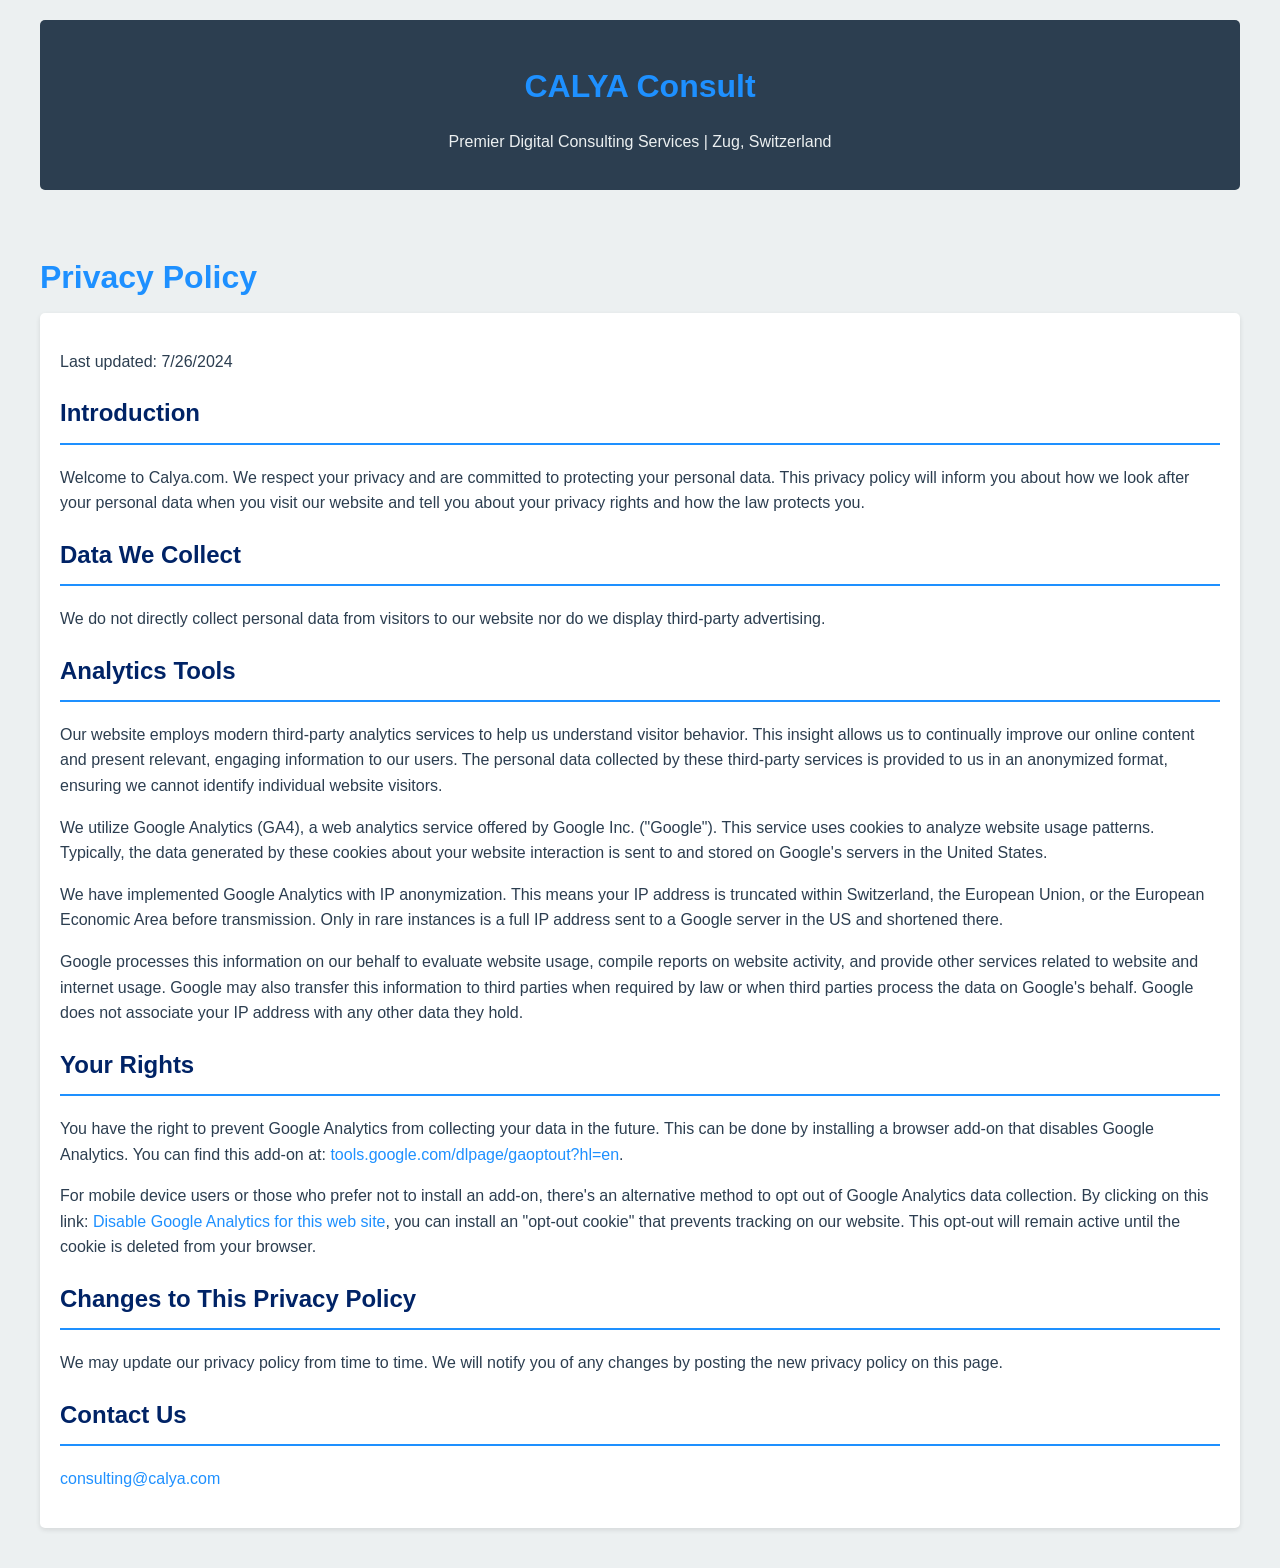
<file: privacy.html>
<!DOCTYPE html>
<html lang="en">
<head>
  <!-- Google tag (gtag.js) -->
  <script async src="https://www.googletagmanager.com/gtag/js?id=G-EMNEDF6YQV"></script>
  <script>
    window.dataLayer = window.dataLayer || [];
    function gtag(){dataLayer.push(arguments);}
    gtag('js', new Date());

    gtag('config', 'G-EMNEDF6YQV');
  </script>
    <meta charset="UTF-8">
    <meta name="viewport" content="width=device-width, initial-scale=1.0">
    <meta name="robots" content="noindex, nofollow, noarchive, nosnippet, noimageindex">
    <title>CALYA Consult - Digital Consulting Services in Zug, Switzerland</title>
    <link rel="stylesheet" href="template-style.css">
    <style>
        #cookie-notice {
            position: fixed;
            bottom: 0;
            left: 0;
            right: 0;
            background-color: #f1f1f1;
            padding: 10px 20px;
            text-align: center;
            font-size: 14px;
            display: none;
        }
        #cookie-notice button {
            margin-left: 10px;
            padding: 5px 10px;
            background-color: #4CAF50;
            color: white;
            border: none;
            cursor: pointer;
        }
    </style>
</head>
<body>
    <header>
        <h1>CALYA Consult</h1>
        <p>Premier Digital Consulting Services | Zug, Switzerland</p>
    </header>
    <!-- https://www.e-recht24.de/datenschutz/6843-google-analytics-datenschutz-rechtskonform-nutzen.html -->
    <!-- https://bpw.ch/en/System/Datenschutzerklaerung -->
    <main>
      <h1>Privacy Policy</h1>
<section>
<p>Last updated: 7/26/2024</p>

<h2>Introduction</h2>

<p>Welcome to Calya.com. We respect your privacy and are committed to protecting your personal data. This privacy policy will inform you about how we look after your personal data when you visit our website and tell you about your privacy rights and how the law protects you.</p>

<h2>Data We Collect</h2>

<p>We do not directly collect personal data from visitors to our website nor do we display third-party advertising.</p>

<h2>Analytics Tools</h2>

<p>Our website employs modern third-party analytics services to help us understand visitor behavior. This insight allows us to continually improve our online content and present relevant, engaging information to our users. The personal data collected by these third-party services is provided to us in an anonymized format, ensuring we cannot identify individual website visitors.</p>

<p>We utilize Google Analytics (GA4), a web analytics service offered by Google Inc. ("Google"). This service uses cookies to analyze website usage patterns. Typically, the data generated by these cookies about your website interaction is sent to and stored on Google's servers in the United States.</p>

<p>We have implemented Google Analytics with IP anonymization. This means your IP address is truncated within Switzerland, the European Union, or the European Economic Area before transmission. Only in rare instances is a full IP address sent to a Google server in the US and shortened there.</p>

<p>Google processes this information on our behalf to evaluate website usage, compile reports on website activity, and provide other services related to website and internet usage. Google may also transfer this information to third parties when required by law or when third parties process the data on Google's behalf. Google does not associate your IP address with any other data they hold.</p>

<h2>Your Rights</h2>

<p>You have the right to prevent Google Analytics from collecting your data in the future. This can be done by installing a browser add-on that disables Google Analytics. You can find this add-on at: <a href="https://tools.google.com/dlpage/gaoptout?hl=en">tools.google.com/dlpage/gaoptout?hl=en</a>.</p>

<p>For mobile device users or those who prefer not to install an add-on, there's an alternative method to opt out of Google Analytics data collection. By clicking on this link: <a href="javascript:gaOptout();");">Disable Google Analytics for this web site</a>, you can install an "opt-out cookie" that prevents tracking on our website. This opt-out will remain active until the cookie is deleted from your browser.</p>

<h2>Changes to This Privacy Policy</h2>

<p>We may update our privacy policy from time to time. We will notify you of any changes by posting the new privacy policy on this page.</p>

<h2>Contact Us</h2>
<p><a href="mailto:consulting@calya.com">consulting@calya.com</a></p>
</section>
</main>
</body>
</html>
</file>
<file: template-style.css>
/* Color palette */
:root {
/*
    --primary-color: #3498db;
    --secondary-color: #2ecc71;
    --accent-color: #e74c3c;
    --dark-color: #2c3e50;
    --light-color: #ecf0f1;
    --background-color: #f9f9f9;
*/
    --primary-color: #1e90ff;
    --secondary-color: #002366;
    --accent-color: #0e6160;
    --highlight-color: #fc3503;
    --dark-color: #2c3e50;
    --light-color: #ecf0f1;
    --background-color: #f9f9f9;
}

/* Base styles */
body {
    font-family: Arial, sans-serif;
    line-height: 1.6;
    color: var(--dark-color);
    max-width: 1200px;
    margin: 0 auto;
    padding: 20px;
    background-color: var(--light-color);
}

header {
    text-align: center;
    margin-bottom: 40px;
    background-color: var(--dark-color);
    color: var(--light-color);
    padding: 20px;
    border-radius: 5px;
}

h1 {
    color: var(--primary-color);
    margin-bottom: 10px;
}

h2 {
    color: var(--secondary-color);
    border-bottom: 2px solid var(--primary-color);
    padding-bottom: 10px;
}

h3 {
    color: var(--accent-color);
}

/* Navigation */
nav ul {
    list-style-type: none;
    padding: 0;
    margin-top: 20px;
}

nav ul li {
    display: inline;
    margin: 0 10px;
}

nav ul li a {
    color: var(--light-color);
    text-decoration: none;
    padding: 5px 10px;
    border-radius: 3px;
    transition: background-color 0.3s ease;
}

nav ul li a:hover {
    background-color: var(--primary-color);
}

#about > ul > li a.disabled {
    color: gray;
}

/* Layout */
main {
    display: flex;
    flex-wrap: wrap;
    justify-content: space-between;
}

.column {
    flex-basis: 100%;
    margin-bottom: 40px;
}

section {
    background-color: white;
    padding: 20px;
    border-radius: 5px;
    box-shadow: 0 2px 5px rgba(0, 0, 0, 0.1);
    margin-bottom: 20px;
}

/* Info box */
.info-box {
    background-color: var(--background-color);
    border-left: 5px solid var(--highlight-color);
    padding: 15px;
    margin-top: 20px;
    border-radius: 5px;
}

/* Lists */
    li::marker {
      color: var(--secondary-color);
    }
    ul.mlist > li { list-style-type: "♢ "; }
    ul.nlist > li { list-style-type: "▸ "; }
    ul.xlist > li { list-style: none; }

/* Sidebar */
#sidebar ul {
    list-style-type: none;
    padding-left: 0;
}

#sidebar ul li {
    margin-bottom: 10px;
}

/* Footer */
footer {
    text-align: center;
    margin-top: 40px;
    padding: 20px;
    background-color: var(--dark-color);
    color: var(--light-color);
    border-radius: 5px;
}

/* Responsive design */
@media (min-width: 768px) {
    .column {
        flex-basis: 48%;
    }

    .column.left {
        flex-basis: 65%;
    }

    .column.right {
        flex-basis: 30%;
    }
}

/* Links */
a {
    color: var(--primary-color);
    text-decoration: none;
    transition: color 0.3s ease;
}

a:hover {
    color: var(--accent-color);
    text-decoration: underline;
}

a.disabled {
  color: var(--dark-color);
  pointer-events: none;  /* Prevent cursor interaction */
  opacity: 0.5;          /* Reduce opacity for faded look */
  text-decoration: none; /* Remove underline */
  cursor: default;      /* Set default cursor (optional) */
}

/* Buttons */
.btn {
    display: inline-block;
    padding: 10px 20px;
    background-color: var(--primary-color);
    color: white;
    border-radius: 5px;
    text-decoration: none;
    transition: background-color 0.3s ease;
}

.btn:hover {
    background-color: var(--secondary-color);
    text-decoration: none;
}

/* Responsive typography */
@media (max-width: 768px) {
    body {
        font-size: 16px;
    }

    h1 {
        font-size: 24px;
    }

    h2 {
        font-size: 20px;
    }

    h3 {
        font-size: 18px;
    }

    nav ul li {
        display: block;
        margin: 10px 0;
    }
}
</file>
